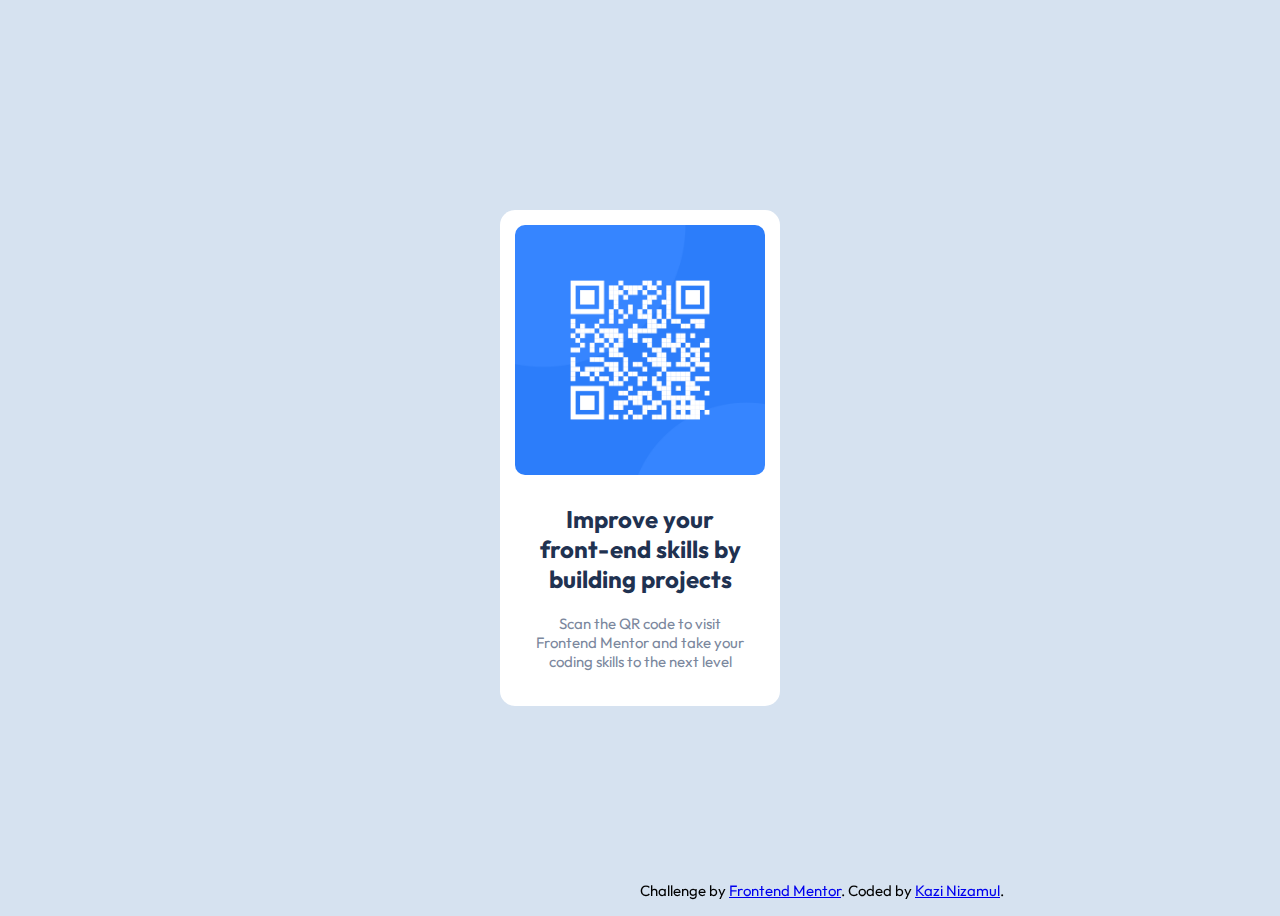
<file: 0. qr-component/index.html>
<!DOCTYPE html>
<html lang="en">

	<head>
		<meta charset="UTF-8" />
		<meta name="viewport" content="width=device-width, initial-scale=1.0" />
		<!-- displays site properly based on user's device -->

		<link rel="icon" type="image/png" sizes="32x32" href="./images/favicon-32x32.png" />

		<title>Frontend Mentor | QR code component</title>
		<link href="./styles.css" rel="stylesheet" />
	</head>

	<body>
		<main>
			<div class="main-container">
				<section>
					<div class="image-container">
						<img src="./images/image-qr-code.png" alt="qr-code" />
					</div>
				</section>

				<section>
					<div class="text-container">
						<div class="main-text">
							<h2>Improve your front-end skills by building projects</h2>
						</div>
						<div class="content-text">
							<p>
								Scan the QR code to visit Frontend Mentor and
								take your coding skills to the next level
							</p>
						</div>
					</div>
				</section>
			</div>
		</main>
		<footer>
			<div class="attribution">
				Challenge by
				<a href="https://www.frontendmentor.io?ref=challenge" target="_blank">Frontend Mentor</a>. Coded by <a
					href="#">Kazi Nizamul</a>.
			</div>
		</footer>
	</body>

</html>
</file>
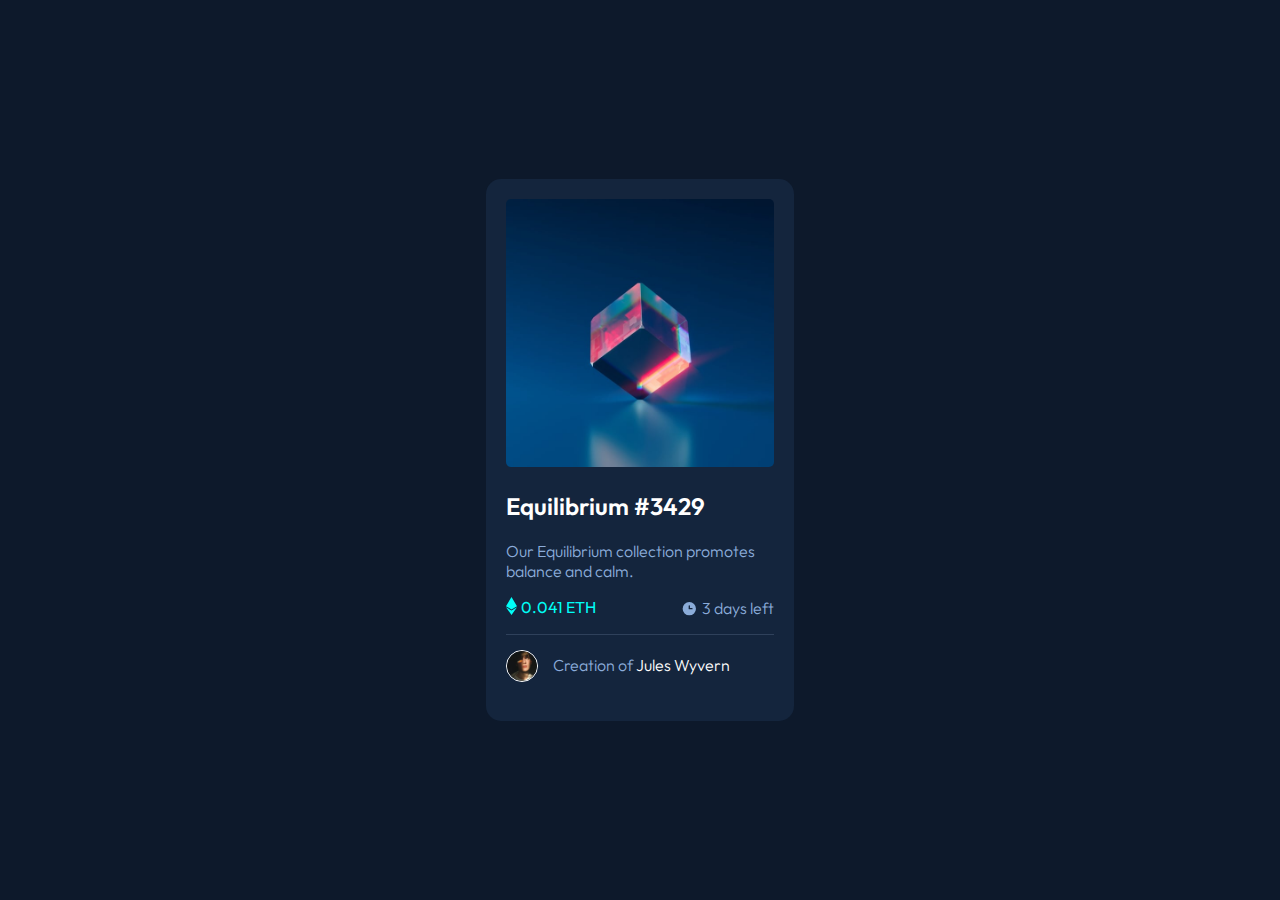
<file: 1. nft-preview/index.html>
<!DOCTYPE html>
<html lang="en">
<head>
  <meta charset="UTF-8">
  <meta name="viewport" content="width=device-width, initial-scale=1.0">

  <link rel="icon" type="image/png" sizes="32x32" href="./images/favicon-32x32.png">
  
  <title>Frontend Mentor | NFT preview card component</title>
  <link rel="stylesheet" href="./styles.css">

</head>
<body>
    <div class="card-container">
     
        <div class="card-image">
          <img class="main-img" src="./images/image-equilibrium.jpg" alt="image">
          <div class="view-img"></div>
          <div class="view-img-svg">
            <img src="./images/icon-view.svg" alt="image">
          </div>
        </div>
      
     
        <div class="card-body">
          <div class="card-text">
            <h2 class="nft-name">Equilibrium #3429</h2>
            <p class="nft-desc">Our Equilibrium collection promotes balance and calm.</p>

            <div class="nft-details">
              <div class="nft-icon-container">
                <div class="nft-icon">
                  <img src="./images/icon-ethereum.svg" alt="nft-icon"/>
                </div>
                <span class="nft-worth"> 0.041 ETH</span>
              </div>
              <div class="nft-validity" style="color: hsl(215, 51%, 70%);">
                <img src="./images/icon-clock.svg" alt="image">
                <span class="days-left"> 3 days left </span>
              </div>
            </div>
          </div>

          <div class="card-user">
            <div class="user-avatar">
              <img src = "./images/image-avatar.png" alt="image-avatar"/>
            </div>
            <div class="user-detail">
              <span class="creation-of"style="color: hsl(215, 51%, 70%);">Creation of</span> 
              <span class="user-name">Jules Wyvern</span>
            </div>
          </div>

        </div>
      
    </div>
</body>
</html>
</file>
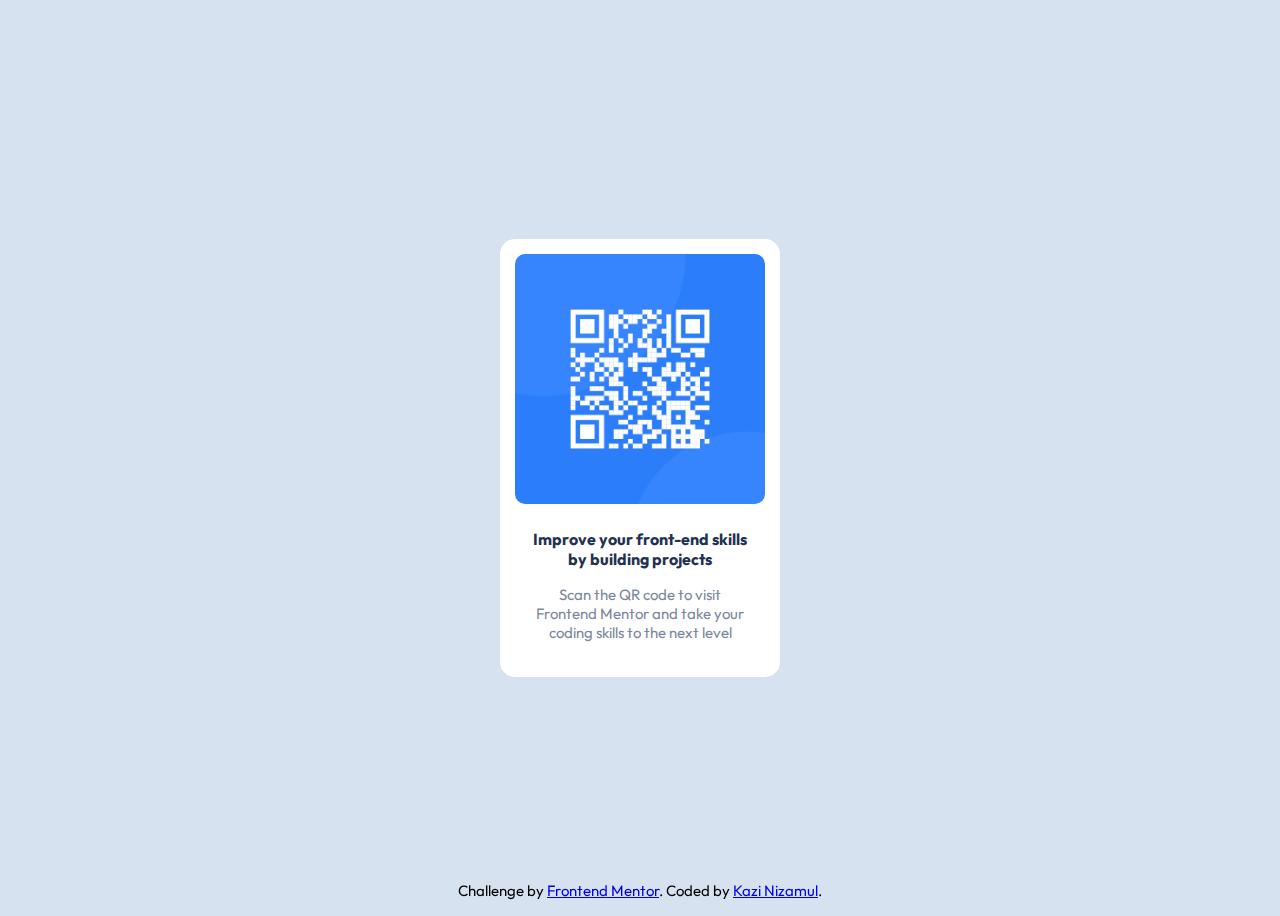
<file: components/index.html>
<!DOCTYPE html>
<html lang="en">
	<head>
		<meta charset="UTF-8" />
		<meta name="viewport" content="width=device-width, initial-scale=1.0" />
		<!-- displays site properly based on user's device -->

		<link
			rel="icon"
			type="image/png"
			sizes="32x32"
			href="./images/favicon-32x32.png"
		/>

		<title>Frontend Mentor | QR code component</title>
		<link href="./styles.css" rel="stylesheet" />
	</head>
	<body>
		<div class="main-container">
			<div class="image-container">
				<img src="../images/image-qr-code.png" />
			</div>
			<div class="text-container">
				<div class="main-text">
					<p>Improve your front-end skills by building projects</p>
				</div>
				<div class="content-text">
					<p>
						Scan the QR code to visit Frontend Mentor and take your
						coding skills to the next level
					</p>
				</div>
			</div>
		</div>

		<div class="attribution">
			Challenge by
			<a
				href="https://www.frontendmentor.io?ref=challenge"
				target="_blank"
				>Frontend Mentor</a
			>. Coded by <a href="#">Kazi Nizamul</a>.
		</div>
	</body>
</html>
</file>
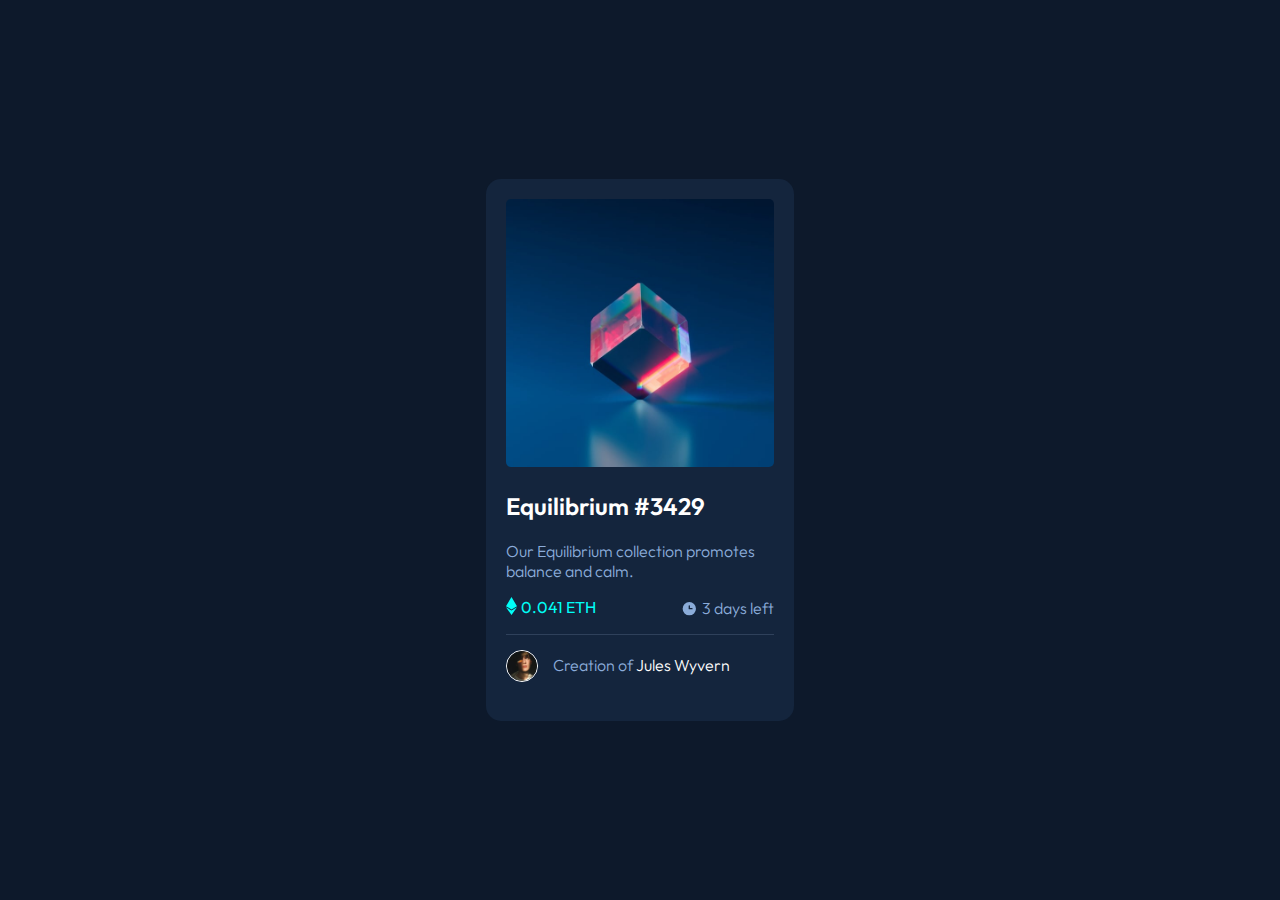
<file: nft-preview/index.html>
<!DOCTYPE html>
<html lang="en">
<head>
  <meta charset="UTF-8">
  <meta name="viewport" content="width=device-width, initial-scale=1.0">

  <link rel="icon" type="image/png" sizes="32x32" href="./images/favicon-32x32.png">
  
  <title>Frontend Mentor | NFT preview card component</title>
  <link rel="stylesheet" href="./styles.css">

</head>
<body>
    <div class="card-container">
      <section>
        <div class="card-image">
          <img class="main-img" src="./images/image-equilibrium.jpg">
          <div class="view-img"></div>
          <div class="view-img-svg">
            <img src="./images/icon-view.svg">
          </div>
        </div>
      </section>
      <section>
        <div class="card-body">
          <div class="card-text">
            <h2 class="nft-name">Equilibrium #3429</h2>
            <p class="nft-desc">Our Equilibrium collection promotes balance and calm.</p>

            <div class="nft-details">
              <div class="nft-icon-container">
                <div class="nft-icon">
                  <img src="./images/icon-ethereum.svg" alt="nft icon"/>
                </div>
                <span class="nft-worth"> 0.041 ETH</span>
              </div>
              <div class="nft-validity" style="color: hsl(215, 51%, 70%);">
                <img src="./images/icon-clock.svg">
                <span class="days-left"> 3 days left </span>
              </div>
            </div>
          </div>

          <div class="card-user">
            <div class="user-avatar">
              <img src = "./images/image-avatar.png" alt="image avatar"/>
            </div>
            <div class="user-detail">
              <span class="creation-of"style="color: hsl(215, 51%, 70%);">Creation of</span> 
              <span class="user-name">Jules Wyvern</span>
            </div>
          </div>

        </div>
      </section>
    </div>
</body>
</html>
</file>
<file: 0. qr-component/styles.css>
@import url('https://fonts.googleapis.com/css2?family=Outfit:wght@400;700&display=swap');
body {
    font-family: 'Outfit', sans-serif;;
	background-color: hsl(212, 45%, 89%);
	display: flex;
	justify-content: center;
    flex-direction: column;
	align-items: center;
    height: 100vh;
}

.main-container {
	background-color: hsl(0, 0%, 100%);
	width: 250px;
    display: flex;
    flex-direction: column;
    justify-content: center;
    align-items: center;
    border-radius: 15px;
    padding: 15px;
}

.image-container img{
    border-radius: 10px;
    width: 100%;
}

.text-container{
    text-align: center;
    padding: 5px 15px;
}

.text-container > .content-text{
    color: hsl(220, 15%, 55%);
    font-size: 15px;
    font-weight: 400;
}

.text-container > .main-text{
    color: hsl(218, 44%, 22%);
    font-weight: 700;
}

.attribution{
    position: fixed;
    bottom: 0;
    font-size: 15px;
    text-align: center;
}
</file>
<file: 1. nft-preview/styles.css>
@import url("https://fonts.googleapis.com/css2?family=Outfit:wght@300;400;600&display=swap");
body {
  font-family: 'Outfit', sans-serif;
  padding: 0;
  margin: 0;
  background-color: #0d192b;
  height: 100vh;
  color: white;
  display: -webkit-box;
  display: -ms-flexbox;
  display: flex;
  -webkit-box-pack: center;
      -ms-flex-pack: center;
          justify-content: center;
  -webkit-box-align: center;
      -ms-flex-align: center;
          align-items: center;
}

.card-container {
  width: 21%;
  padding: 20px;
  border-radius: 15px;
  display: -webkit-box;
  display: -ms-flexbox;
  display: flex;
  -webkit-box-pack: center;
      -ms-flex-pack: center;
          justify-content: center;
  -webkit-box-align: center;
      -ms-flex-align: center;
          align-items: center;
  -webkit-box-orient: vertical;
  -webkit-box-direction: normal;
      -ms-flex-direction: column;
          flex-direction: column;
  background-color: #14253d;
}

.card-container .card-image {
  position: relative;
}

.card-container .card-image .main-img {
  width: 100%;
  border-radius: 5px;
}

.card-container .card-image .view-img {
  opacity: 0;
}

.card-container .card-image .view-img-svg {
  display: none;
  opacity: 0;
}

.card-container .card-image:hover {
  cursor: pointer;
}

.card-container .card-image:hover .view-img {
  width: 100%;
  height: calc(100%  - 4px);
  position: absolute;
  z-index: 1;
  top: 0;
  background-color: #00fff7;
  border-radius: 5px;
  opacity: 0.6;
  -webkit-transition: opacity 0.3s ease-in-out;
  transition: opacity 0.3s ease-in-out;
}

.card-container .card-image:hover .view-img-svg {
  opacity: 1;
  display: block;
  position: absolute;
  top: 50%;
  left: 50%;
  -webkit-transform: translate(-50%, -50%);
          transform: translate(-50%, -50%);
  z-index: 2;
  -webkit-transition: opacity 0.3s ease-in-out;
  transition: opacity 0.3s ease-in-out;
}

.card-container .card-body .card-text .nft-name {
  font-weight: 600;
}

.card-container .card-body .card-text .nft-name:hover {
  color: #00fff7;
  cursor: pointer;
}

.card-container .card-body .card-text .nft-desc {
  color: #8bacda;
  font-weight: 300;
}

.card-container .card-body .nft-details {
  display: -webkit-box;
  display: -ms-flexbox;
  display: flex;
  -webkit-box-pack: justify;
      -ms-flex-pack: justify;
          justify-content: space-between;
  -webkit-box-align: center;
      -ms-flex-align: center;
          align-items: center;
}

.card-container .card-body .nft-details .nft-icon-container {
  display: -webkit-box;
  display: -ms-flexbox;
  display: flex;
  -ms-flex-pack: distribute;
      justify-content: space-around;
}

.card-container .card-body .nft-details .nft-icon-container .nft-icon {
  margin-right: 0.3rem;
}

.card-container .card-body .nft-details .nft-icon-container .nft-worth {
  color: #00fff7;
}

.card-container .card-body .nft-details .nft-validity {
  display: -webkit-box;
  display: -ms-flexbox;
  display: flex;
  -webkit-box-align: center;
      -ms-flex-align: center;
          align-items: center;
}

.card-container .card-body .nft-details .nft-validity img {
  margin-right: 0.3rem;
}

.card-container .card-body .nft-details .nft-validity .days-left {
  font-weight: 300;
}

.card-container .card-body .card-user {
  display: -webkit-box;
  display: -ms-flexbox;
  display: flex;
  -webkit-box-pack: baseline;
      -ms-flex-pack: baseline;
          justify-content: baseline;
  padding: 15px 0px;
  margin-top: 15px;
  border-top: 1px solid #2f415b;
}

.card-container .card-body .card-user .user-avatar {
  padding-right: 15px;
}

.card-container .card-body .card-user .user-avatar img {
  width: 30px;
  border: 1px solid white;
  border-radius: 50%;
}

.card-container .card-body .card-user .user-detail {
  padding: 5px 0px;
}

.card-container .card-body .card-user .user-detail .creation-of {
  font-weight: 300;
}

.card-container .card-body .card-user .user-detail .user-name {
  font-weight: 300;
}

.card-container .card-body .card-user .user-detail .user-name:hover {
  color: #00fff7;
  cursor: pointer;
}
/*# sourceMappingURL=styles.css.map */
</file>
<file: components/styles.css>
@import url('https://fonts.googleapis.com/css2?family=Outfit:wght@400;700&display=swap');
body {
    font-family: 'Outfit', sans-serif;;
	background-color: hsl(212, 45%, 89%);
	display: flex;
	justify-content: center;
    flex-direction: column;
	align-items: center;
    height: 100vh;
}

.main-container {
	background-color: hsl(0, 0%, 100%);
	width: 250px;
    display: flex;
    flex-direction: column;
    justify-content: center;
    align-items: center;
    border-radius: 15px;
    padding: 15px;
}

.image-container img{
    border-radius: 10px;
    width: 100%;
}

.text-container{
    text-align: center;
    padding: 5px 15px;
}

.text-container > .content-text{
    color: hsl(220, 15%, 55%);
    font-size: 15px;
    font-weight: 400;
}

.text-container > .main-text{
    color: hsl(218, 44%, 22%);
    font-weight: 700;
}

.attribution{
    position: fixed;
    bottom: 0;
    font-size: 15px;
    text-align: center;
}
</file>
<file: nft-preview/styles.css>
@import url("https://fonts.googleapis.com/css2?family=Outfit:wght@300;400;600&display=swap");
body {
  font-family: 'Outfit', sans-serif;
  padding: 0;
  margin: 0;
  background-color: #0d192b;
  height: 100vh;
  color: white;
  display: -webkit-box;
  display: -ms-flexbox;
  display: flex;
  -webkit-box-pack: center;
      -ms-flex-pack: center;
          justify-content: center;
  -webkit-box-align: center;
      -ms-flex-align: center;
          align-items: center;
}

.card-container {
  width: 21%;
  padding: 20px;
  border-radius: 15px;
  display: -webkit-box;
  display: -ms-flexbox;
  display: flex;
  -webkit-box-pack: center;
      -ms-flex-pack: center;
          justify-content: center;
  -webkit-box-align: center;
      -ms-flex-align: center;
          align-items: center;
  -webkit-box-orient: vertical;
  -webkit-box-direction: normal;
      -ms-flex-direction: column;
          flex-direction: column;
  background-color: #14253d;
}

.card-container .card-image {
  position: relative;
}

.card-container .card-image .main-img {
  width: 100%;
  border-radius: 5px;
}

.card-container .card-image .view-img {
  opacity: 0;
}

.card-container .card-image .view-img-svg {
  display: none;
  opacity: 0;
}

.card-container .card-image:hover {
  cursor: pointer;
}

.card-container .card-image:hover .view-img {
  width: 100%;
  height: calc(100%  - 4px);
  position: absolute;
  z-index: 1;
  top: 0;
  background-color: #00fff7;
  border-radius: 5px;
  opacity: 0.6;
  -webkit-transition: opacity 0.3s ease-in-out;
  transition: opacity 0.3s ease-in-out;
}

.card-container .card-image:hover .view-img-svg {
  opacity: 1;
  display: block;
  position: absolute;
  top: 50%;
  left: 50%;
  -webkit-transform: translate(-50%, -50%);
          transform: translate(-50%, -50%);
  z-index: 2;
  -webkit-transition: opacity 0.3s ease-in-out;
  transition: opacity 0.3s ease-in-out;
}

.card-container .card-body .card-text .nft-name {
  font-weight: 600;
}

.card-container .card-body .card-text .nft-name:hover {
  color: #00fff7;
  cursor: pointer;
}

.card-container .card-body .card-text .nft-desc {
  color: #8bacda;
  font-weight: 300;
}

.card-container .card-body .nft-details {
  display: -webkit-box;
  display: -ms-flexbox;
  display: flex;
  -webkit-box-pack: justify;
      -ms-flex-pack: justify;
          justify-content: space-between;
  -webkit-box-align: center;
      -ms-flex-align: center;
          align-items: center;
}

.card-container .card-body .nft-details .nft-icon-container {
  display: -webkit-box;
  display: -ms-flexbox;
  display: flex;
  -ms-flex-pack: distribute;
      justify-content: space-around;
}

.card-container .card-body .nft-details .nft-icon-container .nft-icon {
  margin-right: 0.3rem;
}

.card-container .card-body .nft-details .nft-icon-container .nft-worth {
  color: #00fff7;
}

.card-container .card-body .nft-details .nft-validity {
  display: -webkit-box;
  display: -ms-flexbox;
  display: flex;
  -webkit-box-align: center;
      -ms-flex-align: center;
          align-items: center;
}

.card-container .card-body .nft-details .nft-validity img {
  margin-right: 0.3rem;
}

.card-container .card-body .nft-details .nft-validity .days-left {
  font-weight: 300;
}

.card-container .card-body .card-user {
  display: -webkit-box;
  display: -ms-flexbox;
  display: flex;
  -webkit-box-pack: baseline;
      -ms-flex-pack: baseline;
          justify-content: baseline;
  padding: 15px 0px;
  margin-top: 15px;
  border-top: 1px solid #2f415b;
}

.card-container .card-body .card-user .user-avatar {
  padding-right: 15px;
}

.card-container .card-body .card-user .user-avatar img {
  width: 30px;
  border: 1px solid white;
  border-radius: 50%;
}

.card-container .card-body .card-user .user-detail {
  padding: 5px 0px;
}

.card-container .card-body .card-user .user-detail .creation-of {
  font-weight: 300;
}

.card-container .card-body .card-user .user-detail .user-name {
  font-weight: 300;
}

.card-container .card-body .card-user .user-detail .user-name:hover {
  color: #00fff7;
  cursor: pointer;
}
/*# sourceMappingURL=styles.css.map */
</file>
